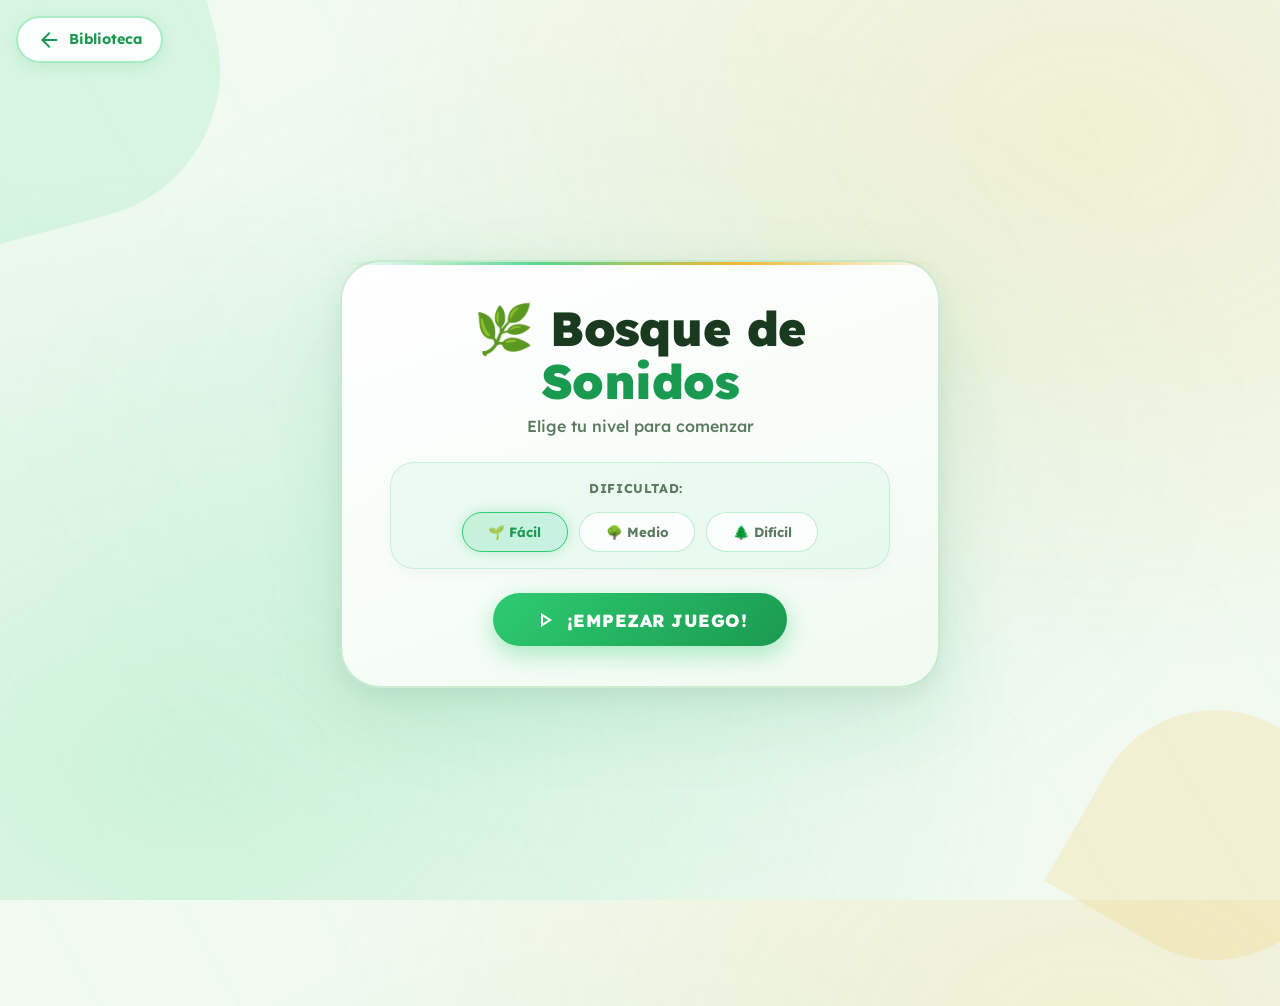
<file: forest/index.html>
<!doctype html>
<html lang="es">
  <head>
    <meta charset="UTF-8" />
    <meta name="viewport" content="width=device-width, initial-scale=1.0" />
    <title>El Bosque de los Sonidos - EduPlay</title>
    <link
      href="https://fonts.googleapis.com/css2?family=Lexend:wght@400;600;700;800;900&display=swap"
      rel="stylesheet"
    />
    <link
      href="https://fonts.googleapis.com/css2?family=Material+Symbols+Outlined:wght,FILL@100..700,0..1&display=swap"
      rel="stylesheet"
    />
    <link rel="stylesheet" href="../style.css" />
    <link rel="stylesheet" href="forest-style.css" />
  </head>
  <body class="game-body">
    <nav class="top-nav">
      <a href="../index.html" class="btn-back">
        <span class="material-symbols-outlined">arrow_back</span> Biblioteca
      </a>
    </nav>

    <main class="game-surface">
      <!-- Header -->
      <header class="forest-header">
        <h1 class="display-lg">🌿 Bosque de<br /><span>Sonidos</span></h1>
        <p class="headline-md" id="status-text">Elige tu nivel para comenzar</p>
      </header>

      <!-- Stats Bar (oculto hasta que empieza el juego) -->
      <div class="forest-stats hidden" id="stats-bar">
        <div class="stat-chip highlight" id="chip-round">
          <span class="material-symbols-outlined">music_note</span>
          <span>Ronda <span id="round-display">1</span></span>
        </div>
        <div class="stat-chip" id="chip-seq">
          <span class="material-symbols-outlined">queue_music</span>
          <span>Secuencia: <span id="seq-display">0</span></span>
        </div>
      </div>

      <!-- Setup de dificultad -->
      <div class="filters-container game-setup" id="setup-area">
        <span class="filter-label">Dificultad:</span>
        <button
          class="filter-btn difficulty-filter active-gold"
          data-diff="facil"
        >
          🌱 Fácil
        </button>
        <button class="filter-btn difficulty-filter" data-diff="medio">
          🌳 Medio
        </button>
        <button class="filter-btn difficulty-filter" data-diff="dificil">
          🌲 Difícil
        </button>
      </div>

      <!-- Tablero de animales -->
      <div class="animal-grid hidden" id="game-board">
        <button
          class="animal-pad"
          data-id="0"
          style="--pad-color: #ffb74d"
        ></button>
        <button
          class="animal-pad"
          data-id="1"
          style="--pad-color: #81c784"
        ></button>
        <button
          class="animal-pad"
          data-id="2"
          style="--pad-color: #64b5f6"
        ></button>
        <button
          class="animal-pad"
          data-id="3"
          style="--pad-color: #ba68c8"
        ></button>
      </div>

      <!-- Controles -->
      <div class="controls">
        <button id="start-btn" class="btn btn-primary title-lg">
          <span class="material-symbols-outlined">play_arrow</span>
          ¡Empezar Juego!
        </button>

        <div id="post-level-actions" class="hidden">
          <button
            id="continue-btn"
            class="btn btn-success title-lg"
            style="margin-bottom: 0"
          >
            <span class="material-symbols-outlined">refresh</span>
            Reintentar Ronda
          </button>
          <button id="restart-menu-btn" class="btn filter-btn title-lg">
            <span class="material-symbols-outlined">tune</span>
            Cambiar Dificultad
          </button>
        </div>
      </div>
    </main>

    <script src="game.js"></script>
    <script>
      /* Mini-script para actualizar stats en tiempo real sin tocar game.js */
      (function () {
        const _origNextRound = window.__patchNextRound;
        let round = 0;
        const seqDisplay = document.getElementById("seq-display");
        const roundDisplay = document.getElementById("round-display");
        const statsBar = document.getElementById("stats-bar");

        /* Observamos cambios al status-text para actualizar ronda/secuencia */
        const observer = new MutationObserver(() => {
          /* Si el juego está corriendo y hay secuencia, la leemos del DOM/contexto */
        });

        /* Exponemos helpers que game.js puede llamar opcionalmente */
        window.forestUI = {
          showStats() {
            statsBar.classList.remove("hidden");
          },
          hideStats() {
            statsBar.classList.add("hidden");
          },
          setRound(n) {
            round = n;
            if (roundDisplay) roundDisplay.textContent = n;
          },
          setSeqLen(n) {
            if (seqDisplay) seqDisplay.textContent = n;
          },
        };
      })();
    </script>
  </body>
</html>
</file>
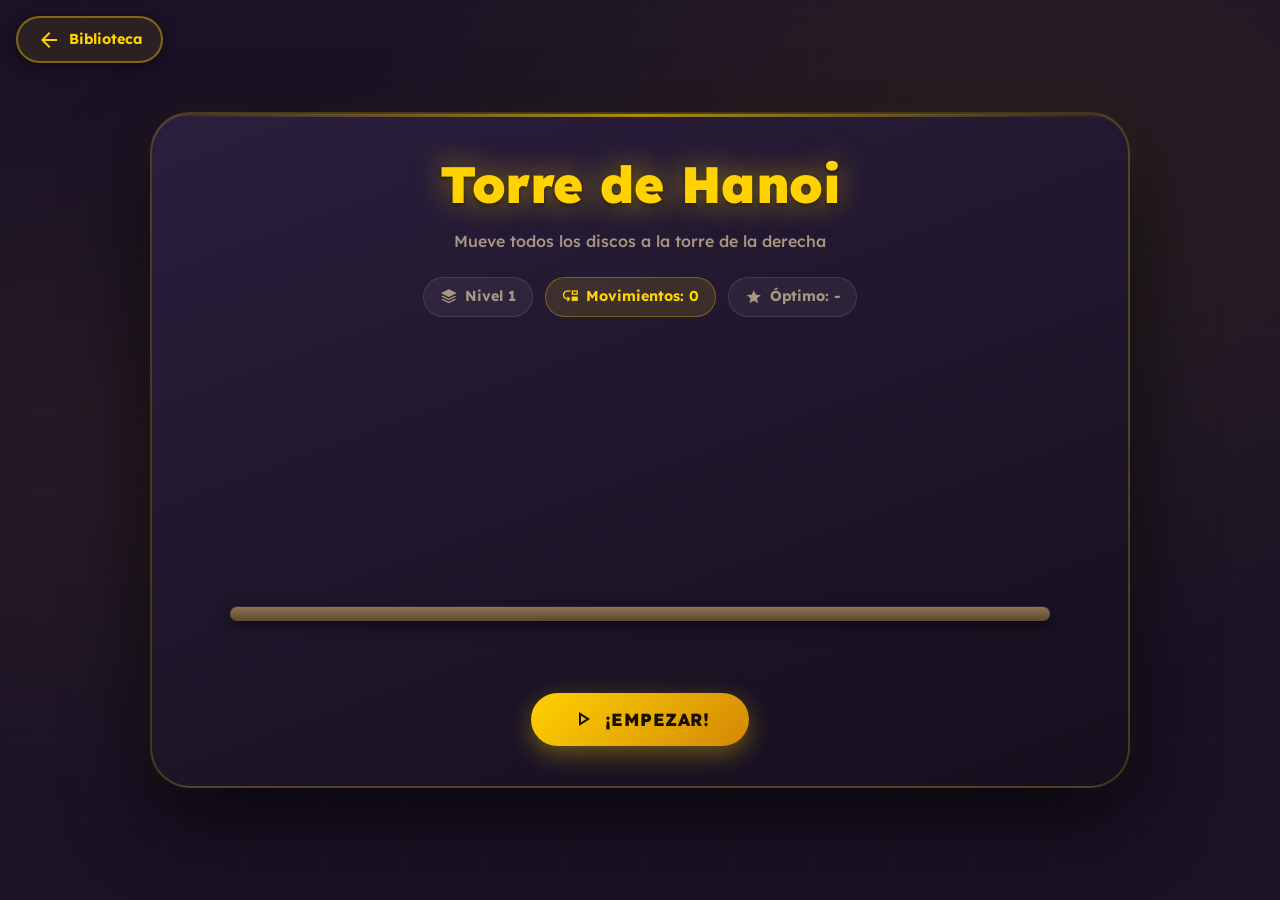
<file: hanoi/index.html>
<!doctype html>
<html lang="es">
  <head>
    <meta charset="UTF-8" />
    <meta name="viewport" content="width=device-width, initial-scale=1.0" />
    <title>Torre de Hanoi - EduPlay</title>
    <link rel="preconnect" href="https://fonts.googleapis.com" />
    <link
      href="https://fonts.googleapis.com/css2?family=Lexend:wght@400;600;700;800&display=swap"
      rel="stylesheet"
    />
    <link
      href="https://fonts.googleapis.com/css2?family=Material+Symbols+Outlined:wght,FILL@100..700,0..1&display=swap"
      rel="stylesheet"
    />
    <link rel="stylesheet" href="../style.css" />
    <link rel="stylesheet" href="hanoi-style.css" />
  </head>
  <body class="hanoi-body">
    <nav class="top-nav">
      <a href="../index.html" class="btn-back">
        <span class="material-symbols-outlined">arrow_back</span> Biblioteca
      </a>
    </nav>

    <main class="game-surface hanoi-surface">
      <header class="hanoi-header">
        <h1 class="hanoi-title">Torre de Hanoi</h1>
        <p class="hanoi-subtitle" id="status-text">
          Mueve todos los discos a la torre de la derecha
        </p>
      </header>

      <!-- Stats Bar -->
      <div class="stats-bar">
        <div class="stat-chip">
          <span class="material-symbols-outlined">stacks</span>
          <span>Nivel <span id="level-display">1</span></span>
        </div>
        <div class="stat-chip highlight">
          <span class="material-symbols-outlined">move_down</span>
          <span>Movimientos: <span id="moves-display">0</span></span>
        </div>
        <div class="stat-chip">
          <span class="material-symbols-outlined">star</span>
          <span>Óptimo: <span id="optimal-display">-</span></span>
        </div>
      </div>

      <!-- Game Area -->
      <div class="hanoi-game-area" id="game-area">
        <!-- Towers rendered by JS -->
      </div>

      <!-- Controls -->
      <div class="hanoi-controls">
        <button id="start-btn" class="btn hanoi-btn-primary">
          <span class="material-symbols-outlined">play_arrow</span>
          ¡Empezar!
        </button>

        <div id="post-level-actions" class="hidden post-actions">
          <button id="continue-btn" class="btn hanoi-btn-success">
            <span class="material-symbols-outlined">arrow_forward</span>
            Siguiente Nivel
          </button>
          <button id="restart-btn" class="btn hanoi-btn-outline">
            <span class="material-symbols-outlined">refresh</span>
            Reintentar
          </button>
        </div>
      </div>

      <!-- Win message overlay -->
      <div id="win-overlay" class="hidden win-overlay">
        <div class="win-card">
          <button id="win-close-btn" class="win-close-btn" aria-label="Cerrar">
            <span class="material-symbols-outlined">close</span>
          </button>
          <div class="win-emoji" id="win-emoji">🏆</div>
          <h2 id="win-title">¡Nivel Completado!</h2>
          <p id="win-message">Bien hecho</p>
          <div class="win-stars" id="win-stars"></div>
          <div class="win-actions">
            <button id="win-continue-btn" class="btn hanoi-btn-success">
              <span class="material-symbols-outlined">arrow_forward</span>
              Siguiente Nivel
            </button>
            <button id="win-restart-btn" class="btn hanoi-btn-outline">
              <span class="material-symbols-outlined">refresh</span>
              Reintentar
            </button>
          </div>
        </div>
      </div>
    </main>

    <script src="game.js"></script>
  </body>
</html>
</file>
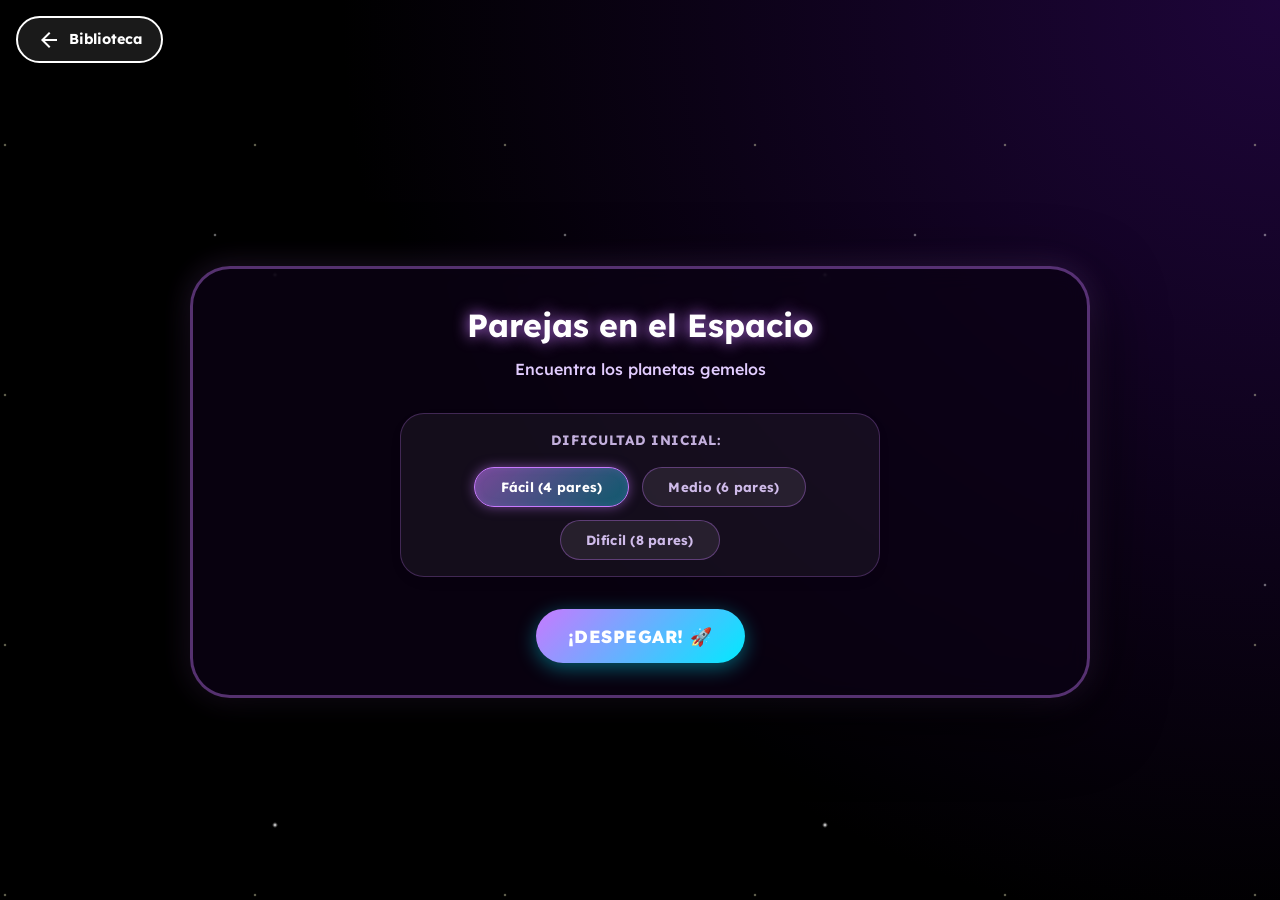
<file: space/index.html>
<!doctype html>
<html lang="es">
<head>
    <meta charset="UTF-8" />
    <meta name="viewport" content="width=device-width, initial-scale=1.0" />
    <title>Parejas en el Espacio - EduPlay</title>
    <link href="https://fonts.googleapis.com/css2?family=Lexend:wght@400;600;700;800&display=swap" rel="stylesheet" />
    <link href="https://fonts.googleapis.com/css2?family=Material+Symbols+Outlined:wght,FILL@100..700,0..1&display=swap" rel="stylesheet" />
    
    <link rel="stylesheet" href="../style.css" />
    <link rel="stylesheet" href="space-style.css" />
</head>
<body class="space-body">
    <nav class="top-nav">
        <a href="../index.html" class="btn-back">
            <span class="material-symbols-outlined">arrow_back</span> Biblioteca
        </a>
    </nav>

    <main class="game-surface space-surface">
        <header>
            <h1 class="display-lg text-glow">Parejas en el Espacio</h1>
            <p class="headline-md instruction-text text-light" id="status-text">
                Encuentra los planetas gemelos
            </p>
        </header>

        <div class="filters-container game-setup" id="setup-area">
            <span class="filter-label text-light">Dificultad Inicial:</span>
            <button class="filter-btn difficulty-filter active-neon" data-diff="facil">Fácil (4 pares)</button>
            <button class="filter-btn difficulty-filter" data-diff="medio">Medio (6 pares)</button>
            <button class="filter-btn difficulty-filter" data-diff="dificil">Difícil (8 pares)</button>
        </div>

        <div class="cards-grid hidden" id="game-board">
            </div>

        <div class="controls">
            <button id="start-btn" class="btn btn-primary title-lg btn-space">
                ¡Despegar! 🚀
            </button>

            <div id="post-level-actions" class="hidden post-actions">
                <button id="continue-btn" class="btn btn-success title-lg btn-space">
                    Siguiente Nivel
                </button>
                <button id="restart-menu-btn" class="btn filter-btn title-lg btn-space-outline">
                    Cambiar Dificultad
                </button>
            </div>
        </div>
    </main>

    <script src="game.js"></script>
</body>
</html>
</file>
<file: style.css>
/* --- Variables y Reset (PALETA VÍVIDA Y DIVERTIDA) --- */
:root {
    /* Fondos más amigables, no tan grises */
    --bg-color: #F0F5FA; 
    --surface-color: #ffffff;
    --surface-light: #E6F0F9;
    --surface-border: #CBE0F4;
    
    /* Azules más eléctricos y vibrantes */
    --primary-blue: #0047B3; 
    --primary-light: #00A3FF; 
    
    /* Textos oscuros pero azulados para no usar el negro puro (cansa la vista) */
    --text-main: #172B4D; 
    --text-muted: #5E6C84;
    
    /* Colores de acento saturados (Estilo juego) */
    --accent-yellow: #FFD200; 
    --accent-yellow-dark: #D48806;
    --accent-green: #00D084; 
    --accent-green-dark: #008A57;
    --accent-red: #FF4B4B; 
    
    /* Gradiente del Hero: De morado chicle a celeste brillante */
    --hero-gradient: linear-gradient(135deg, #E0C3FC 0%, #8EC5FC 100%);
}

* {
    margin: 0;
    padding: 0;
    box-sizing: border-box;
}

body {
    font-family: 'Lexend', sans-serif;
    background-color: var(--bg-color);
    color: var(--text-main);
    line-height: 1.5;
}

.container {
    max-width: 1200px;
    margin: 0 auto;
    padding: 2rem;
    display: flex;
    flex-direction: column;
    gap: 3rem;
}

/* --- Navbar --- */
.navbar {
    display: flex;
    justify-content: space-between;
    align-items: center;
    padding: 1rem 2rem;
    background-color: rgba(255, 255, 255, 0.9);
    backdrop-filter: blur(16px);
    box-shadow: 0 4px 20px rgba(0, 163, 255, 0.08); /* Sombra con tono azulado */
    position: sticky;
    top: 0;
    z-index: 100;
}

.logo {
    font-size: 1.8rem;
    font-weight: 900;
    background: linear-gradient(to right, #00A3FF, #0047B3);
    -webkit-background-clip: text;
    background-clip: text;
    color: transparent;
    letter-spacing: -0.5px;
}

.nav-links {
    display: flex;
    gap: 2rem;
}

.nav-links a {
    text-decoration: none;
    color: var(--text-muted);
    font-weight: 600;
    font-size: 1rem;
    transition: color 0.3s;
}

.nav-links a.active, .nav-links a:hover {
    color: var(--primary-light);
    font-weight: 800;
}

.nav-actions {
    display: flex;
    align-items: center;
    gap: 1rem;
}

.icon-btn {
    background-color: var(--surface-light);
    border: none;
    color: var(--primary-light);
    cursor: pointer;
    display: flex;
    align-items: center;
    justify-content: center;
    padding: 0.7rem;
    border-radius: 50%;
    transition: transform 0.3s;
}

.icon-btn:hover {
    transform: scale(1.15);
    background-color: var(--primary-light);
    color: white;
}

.avatar {
    width: 45px;
    height: 45px;
    border-radius: 50%;
    overflow: hidden;
    background-color: var(--accent-yellow);
    border: 2px solid white;
    box-shadow: 0 4px 10px rgba(0,0,0,0.1);
}

.avatar img {
    width: 100%;
    height: 100%;
    object-fit: cover;
}

/* --- Hero Section --- */
.hero {
    background: var(--hero-gradient);
    border-radius: 2.5rem;
    padding: 4rem;
    display: flex;
    justify-content: space-between;
    align-items: center;
    gap: 2rem;
    box-shadow: 0 15px 35px rgba(142, 197, 252, 0.3);
}

.hero-content h1 {
    font-size: 4rem;
    font-weight: 900;
    line-height: 1.1;
    color: var(--text-main);
    margin-bottom: 1rem;
}

.hero-content h1 span {
    color: #ffffff;
    text-shadow: 2px 2px 0px var(--primary-blue); /* Toque lúdico */
}

.hero-content p {
    font-size: 1.3rem;
    font-weight: 500;
    margin-bottom: 2.5rem;
    color: #2D3748;
}

.hero-image-card {
    background: var(--surface-color);
    border-radius: 2.5rem;
    width: 320px;
    height: 320px;
    display: flex;
    justify-content: center;
    align-items: center;
    box-shadow: 0 20px 40px rgba(0,0,0,0.1);
    border: 8px solid white;
}

.mascot {
    width: 85%;
    height: auto;
}

/* --- Buttons --- */
.btn {
    padding: 1rem 2rem;
    border: none;
    border-radius: 2rem;
    font-family: 'Lexend', sans-serif;
    font-weight: 800;
    font-size: 1.1rem;
    cursor: pointer;
    display: inline-flex;
    align-items: center;
    gap: 0.6rem;
    text-transform: uppercase;
    letter-spacing: 0.5px;
    /* La animación de Fabio sigue intacta en JS/CSS transitions */
    transition: transform 0.2s, box-shadow 0.2s, background-color 0.2s;
}

.btn-primary {
    background-color: var(--primary-light);
    color: white;
    box-shadow: 0 8px 20px rgba(0, 163, 255, 0.4);
}

.btn-success {
    background-color: var(--accent-green);
    color: white;
    box-shadow: 0 8px 20px rgba(0, 208, 132, 0.4);
}

/* --- Game Library --- */
.game-library {
    display: flex;
    flex-direction: column;
    gap: 2rem;
}

.library-header {
    display: flex;
    flex-direction: column;
    gap: 1.5rem;
}

.library-header h2 {
    font-size: 2.5rem;
    font-weight: 900;
    color: var(--text-main);
}

.filters-container {
    display: flex;
    flex-wrap: wrap;
    gap: 1.5rem;
    align-items: center;
    background-color: var(--surface-color);
    padding: 1.5rem;
    border-radius: 1.5rem;
    box-shadow: 0 5px 15px rgba(0,0,0,0.03);
    border: 2px solid var(--surface-light);
}

.filter-group {
    display: flex;
    align-items: center;
    gap: 0.8rem;
}

.scrollable-filters {
    flex: 1;
    overflow-x: auto;
    scrollbar-width: none;
}
.scrollable-filters::-webkit-scrollbar {
    display: none;
}

.filter-label {
    font-weight: 800;
    color: var(--text-muted);
    margin-right: 0.5rem;
    white-space: nowrap;
}

.filter-btn {
    padding: 0.7rem 1.6rem;
    border-radius: 2rem;
    border: none;
    background-color: var(--surface-light);
    color: var(--text-muted);
    font-family: inherit;
    font-weight: 800;
    cursor: pointer;
    white-space: nowrap;
    transition: all 0.3s;
}

.filter-btn:hover {
    background-color: var(--surface-border);
    color: var(--text-main);
}

.filter-btn.active-gold {
    background-color: var(--accent-yellow);
    color: var(--text-main);
    box-shadow: 0 5px 15px rgba(255, 210, 0, 0.4);
}

/* Library Bento Grid */
.library-grid {
    display: grid;
    grid-template-columns: 1fr;
    gap: 2rem;
}

@media (min-width: 768px) {
    .library-grid { grid-template-columns: repeat(2, 1fr); }
    .library-card.featured { grid-column: span 2; }
}

@media (min-width: 1024px) {
    .library-grid { grid-template-columns: repeat(3, 1fr); }
    .library-card.featured {
        grid-column: span 1;
        grid-row: span 2;
    }
}

/* Cards */
.library-card {
    background-color: var(--surface-color);
    border: 4px solid var(--surface-color);
    border-radius: 2rem;
    box-shadow: 0 10px 30px rgba(23, 43, 77, 0.08);
    cursor: pointer;
    display: flex;
    flex-direction: column;
    /* La animación original de Fabio no se toca */
    transition: transform 0.55s cubic-bezier(.34,1.56,.64,1), box-shadow 0.55s ease, border-color 0.3s;
    will-change: transform;
}

.library-card:hover {
    transform: translateY(-14px) scale(1.03);
    box-shadow: 0 25px 50px rgba(0, 163, 255, 0.15);
    border-color: var(--primary-light); /* Resalta el borde al pasar el mouse */
}

.card-img-container {
    position: relative;
    border-radius: 1.5rem;
    overflow: hidden;
    height: 250px;
    transition: transform 0.7s cubic-bezier(.22,1,.36,1);
    will-change: transform;
}

.rotate-neg-1 { transform: rotate(-1deg); }
.rotate-pos-1 { transform: rotate(1deg); }
.rotate-neg-2 { transform: rotate(-2deg); }
.rotate-pos-2 { transform: rotate(2deg); }

.library-card:hover .card-img-container {
    transform: rotate(0deg) scale(1.05);
}

.library-card.featured .card-img-container {
    height: 250px;
}
@media (min-width: 1024px) {
    .library-card.featured .card-img-container {
        height: calc(100% - 90px);
    }
}

.img-placeholder {
    width: 100%;
    height: 100%;
}

/* Colores de fondo de las tarjetas más saturados */
.bg-blue-grad { background: linear-gradient(135deg, #4facfe 0%, #00f2fe 100%); }
.bg-green-grad { background: linear-gradient(135deg, #43e97b 0%, #38f9d7 100%); }
.bg-yellow-grad { background: linear-gradient(135deg, #f6d365 0%, #fda085 100%); }
.bg-darkblue-grad { background: linear-gradient(135deg, #667eea 0%, #764ba2 100%); }
.bg-red-grad { background: linear-gradient(135deg, #ff0844 0%, #ffb199 100%); }

.icon-circle {
    position: absolute;
    top: 1.5rem;
    right: 1.5rem;
    width: 55px;
    height: 55px;
    background-color: rgba(255, 255, 255, 0.9);
    backdrop-filter: blur(8px);
    border-radius: 50%;
    display: flex;
    align-items: center;
    justify-content: center;
    box-shadow: 0 8px 20px rgba(0,0,0,0.15);
    transition: transform 0.5s cubic-bezier(.34,1.56,.64,1);
}

.library-card:hover .icon-circle {
    transform: scale(1.2) rotate(10deg);
}

.icon-circle span {
    font-size: 2rem;
    font-variation-settings: 'FILL' 1;
}

.text-blue { color: #00A3FF; }
.text-green { color: #00D084; }
.text-yellow { color: #FFD200; }
.text-darkblue { color: #0047B3; }
.text-red { color: #FF4B4B; }

.card-info {
    padding: 1.5rem;
}

.card-info h3 {
    font-size: 1.5rem;
    font-weight: 800;
    margin-bottom: 0.4rem;
    color: var(--text-main);
}

.card-info p {
    color: var(--text-muted);
    font-weight: 600;
    font-size: 0.95rem;
}

/* Responsive adjustments */
@media (max-width: 900px) {
    .hero {
        flex-direction: column;
        text-align: center;
        padding: 3rem 1.5rem;
    }
    
    .nav-links {
        display: none;
    }
}

/* ==========================================================================
   ESTILOS ESPECÍFICOS PARA PORTADAS DE JUEGOS (HOME)
   ========================================================================== */

/* Tema Espacio (Heredado de game-info) */
.card-img-container.theme-space {
    background: radial-gradient(ellipse at center, #1e053a 0%, #07000e 60%, #000000 100%);
    display: flex;
    align-items: center;
    justify-content: center;
    position: relative;
}
.card-img-container.theme-space::before {
    content: '';
    position: absolute;
    inset: 0;
    background-image:
        radial-gradient(white 1px, transparent 1px),
        radial-gradient(rgba(255,255,255,0.5) 1px, transparent 1px);
    background-size: 60px 60px, 30px 30px;
    background-position: 0 0, 15px 15px;
    opacity: 0.25;
    pointer-events: none;
}

/* Tema Bosque */
.card-img-container.theme-forest {
    /* Usamos tu gradiente verde existente como fondo */
    background: linear-gradient(135deg, #43e97b 0%, #38f9d7 100%);
    display: flex;
    align-items: center;
    justify-content: center;
    position: relative;
}

/* Tema Hanoi (Fondo completo) */
.card-img-container.theme-hanoi {
    position: relative;
    /* Color de respaldo suave por si tarda en cargar la imagen */
    background-color: #B2EBF2; 
}

/* Clases para el comportamiento de las imágenes */

/* Imágenes tipo "Ícono" (Espacio y Bosque) */
.game-img {
    width: 70%;
    height: 70%;
    object-fit: contain;
    position: relative;
    z-index: 1;
    transition: transform 0.5s cubic-bezier(.34,1.56,.64,1);
}

/* Efectos visuales de los íconos */
.theme-space .game-img {
    filter: drop-shadow(0 0 20px rgba(200, 121, 255, 0.6));
}
.theme-forest .game-img {
    filter: drop-shadow(0 15px 20px rgba(0, 0, 0, 0.15));
}

/* Efecto hover suave para el interior de la imagen */
.library-card:hover .game-img {
    transform: scale(1.1);
}

/* Imágenes tipo "Cover" (Hanoi) */
.game-img-cover {
    width: 100%;
    height: 100%;
    object-fit: cover;
    position: absolute;
    top: 0;
    left: 0;
    z-index: 0;
    transition: transform 0.7s ease;
}

/* Aseguramos que el botón del ícono flote siempre por encima de las imágenes */
.card-img-container .icon-circle {
    z-index: 5;
}
</file>
<file: forest/forest-style.css>
/* ===== EL BOSQUE DE LOS SONIDOS — ESTILOS ===== */

/* Paleta del Bosque */
:root {
    --forest-bg: #f0faf0;
    --forest-surface: #ffffff;
    --forest-border: rgba(56, 180, 80, 0.25);
    --forest-green: #2ecc71;
    --forest-green-dark: #1a9a50;
    --forest-green-glow: rgba(46, 204, 113, 0.3);
    --forest-amber: #f0a500;
    --forest-amber-dark: #c07c00;
    --forest-teal: #00bfa5;
    --forest-text: #1a3a20;
    --forest-text-muted: #5a7a5e;
    --forest-pole: #8B6914;

    /* Colores de los pads */
    --pad-amber:  #ffb74d;
    --pad-green:  #81c784;
    --pad-blue:   #64b5f6;
    --pad-purple: #ba68c8;
}

/* --- Fondo con textura orgánica de bosque --- */
.game-body {
    background-color: var(--forest-bg);
    background-image:
        radial-gradient(ellipse at 15% 85%, rgba(46, 204, 113, 0.18) 0%, transparent 55%),
        radial-gradient(ellipse at 85% 15%, rgba(240, 165, 0, 0.12) 0%, transparent 50%),
        radial-gradient(ellipse at 50% 50%, rgba(0, 191, 165, 0.06) 0%, transparent 70%),
        repeating-linear-gradient(
            60deg,
            transparent,
            transparent 120px,
            rgba(46, 204, 113, 0.03) 120px,
            rgba(46, 204, 113, 0.03) 121px
        );
    display: flex;
    justify-content: center;
    align-items: center;
    min-height: 100vh;
    margin: 0;
    overflow: hidden;
    position: relative;
}

/* Hojas decorativas de fondo */
.game-body::before,
.game-body::after {
    content: '';
    position: absolute;
    border-radius: 50% 0 50% 0;
    opacity: 0.12;
    pointer-events: none;
}

.game-body::before {
    width: 300px;
    height: 300px;
    background: var(--forest-green);
    top: -80px;
    left: -80px;
    transform: rotate(-15deg);
}

.game-body::after {
    width: 250px;
    height: 250px;
    background: var(--forest-amber);
    bottom: -60px;
    right: -60px;
    transform: rotate(30deg);
}

/* --- Navegación superior --- */
.top-nav {
    position: fixed;
    top: 1rem;
    left: 1rem;
    z-index: 110;
}

.btn-back {
    display: inline-flex;
    align-items: center;
    gap: 0.5rem;
    text-decoration: none;
    color: var(--forest-green-dark);
    font-weight: 700;
    font-size: 0.9rem;
    background-color: rgba(255, 255, 255, 0.92);
    border: 2px solid rgba(46, 204, 113, 0.4);
    padding: 0.6rem 1.2rem;
    border-radius: 2rem;
    box-shadow: 0 4px 15px rgba(46, 204, 113, 0.15);
    transition: transform 0.2s, background-color 0.2s, border-color 0.2s, box-shadow 0.2s;
    backdrop-filter: blur(8px);
}

.btn-back:hover {
    background-color: rgba(46, 204, 113, 0.12);
    border-color: var(--forest-green);
    transform: translateY(-2px);
    box-shadow: 0 8px 20px rgba(46, 204, 113, 0.25);
}

/* --- Tarjeta principal --- */
.game-surface {
    background: linear-gradient(160deg, #ffffff 0%, #f7fdf8 60%, #f0faf0 100%);
    border: 2px solid var(--forest-border);
    box-shadow:
        0 30px 80px rgba(26, 154, 80, 0.12),
        0 8px 25px rgba(0, 0, 0, 0.06),
        inset 0 1px 0 rgba(255, 255, 255, 0.9);
    border-radius: 2.5rem;
    padding: 2.5rem 3rem;
    text-align: center;
    max-width: 600px;
    width: 90%;
    display: flex;
    flex-direction: column;
    align-items: center;
    z-index: 10;
    position: relative;
    margin: 5rem auto 2rem;
}

/* Línea decorativa superior */
.game-surface::before {
    content: '';
    position: absolute;
    top: 0; left: 0; right: 0;
    height: 3px;
    background: linear-gradient(90deg, transparent, var(--forest-green), var(--forest-amber), transparent);
    border-radius: 2.5rem 2.5rem 0 0;
    opacity: 0.8;
}

/* --- Header / Título --- */
.forest-header {
    margin-bottom: 1.5rem;
}

.display-lg {
    font-size: clamp(2rem, 5vw, 3rem);
    font-weight: 900;
    color: var(--forest-text);
    line-height: 1.1;
    margin-bottom: 0.4rem;
    letter-spacing: -0.5px;
}

.display-lg span {
    color: var(--forest-green-dark);
}

.headline-md {
    font-size: 1rem;
    font-weight: 500;
    color: var(--forest-text-muted);
    transition: color 0.3s;
}

/* --- Stats Bar (Nivel y puntos) --- */
.forest-stats {
    display: flex;
    gap: 0.6rem;
    margin-bottom: 1.5rem;
    flex-wrap: wrap;
    justify-content: center;
}

.stat-chip {
    display: inline-flex;
    align-items: center;
    gap: 0.4rem;
    background: rgba(46, 204, 113, 0.08);
    border: 1px solid rgba(46, 204, 113, 0.25);
    padding: 0.45rem 1rem;
    border-radius: 2rem;
    font-size: 0.85rem;
    font-weight: 700;
    color: var(--forest-text-muted);
    transition: all 0.3s;
}

.stat-chip .material-symbols-outlined {
    font-size: 1rem;
    font-variation-settings: 'FILL' 1;
    color: var(--forest-green);
}

.stat-chip.highlight {
    background: rgba(46, 204, 113, 0.15);
    border-color: rgba(46, 204, 113, 0.4);
    color: var(--forest-green-dark);
}

/* --- Área de Setup / Dificultad --- */
.game-setup {
    display: flex;
    flex-wrap: wrap;
    justify-content: center;
    gap: 0.7rem;
    margin-bottom: 1.5rem;
    background: rgba(46, 204, 113, 0.06);
    border: 1px solid rgba(46, 204, 113, 0.2);
    border-radius: 1.5rem;
    padding: 1rem 1.5rem;
    width: 100%;
}

.game-setup .filter-label {
    color: var(--forest-text-muted);
    font-weight: 700;
    font-size: 0.8rem;
    letter-spacing: 0.05em;
    text-transform: uppercase;
    width: 100%;
    text-align: center;
    margin-bottom: 0.15rem;
}

.difficulty-filter {
    background: rgba(255, 255, 255, 0.8) !important;
    color: var(--forest-text-muted) !important;
    border: 1.5px solid rgba(46, 204, 113, 0.3) !important;
    font-weight: 700;
    transition: all 0.25s ease;
}

.difficulty-filter:hover {
    background: rgba(46, 204, 113, 0.12) !important;
    color: var(--forest-green-dark) !important;
    border-color: var(--forest-green) !important;
    transform: translateY(-1px);
}

.active-gold {
    background: linear-gradient(135deg, rgba(46, 204, 113, 0.2), rgba(0, 191, 165, 0.15)) !important;
    color: var(--forest-green-dark) !important;
    border: 1.5px solid var(--forest-green) !important;
    box-shadow: 0 0 12px rgba(46, 204, 113, 0.3) !important;
}

/* --- Grid de Animales --- */
.animal-grid {
    display: grid;
    grid-template-columns: repeat(2, 1fr);
    gap: 1.5rem;
    margin-bottom: 1.5rem;
}

/* --- Pads de animales --- */
.animal-pad {
    background-color: var(--pad-color);
    border: none;
    border-radius: 9999px;
    width: 110px;
    height: 110px;
    font-size: 4rem;
    display: flex;
    justify-content: center;
    align-items: center;
    cursor: pointer;
    box-shadow:
        0px 8px 20px rgba(0,0,0,0.1),
        0px 3px 8px rgba(0,0,0,0.08),
        inset 0 1px 0 rgba(255, 255, 255, 0.5);
    transition: transform 0.2s cubic-bezier(0.34, 1.56, 0.64, 1), box-shadow 0.2s ease, filter 0.2s ease;
    opacity: 0.85;
    -webkit-tap-highlight-color: transparent;
    user-select: none;
    position: relative;
}

.animal-pad::after {
    content: '';
    position: absolute;
    inset: 0;
    border-radius: 9999px;
    box-shadow: inset 0 -3px 0 rgba(0,0,0,0.12);
}

.animal-pad:nth-child(odd)  { transform: rotate(-3deg); }
.animal-pad:nth-child(even) { transform: rotate(3deg); }

.animal-pad:hover {
    opacity: 1;
    filter: brightness(1.08);
}

.animal-pad.active {
    transform: scale(1.18) rotate(0deg) !important;
    filter: brightness(1.25);
    opacity: 1;
    box-shadow:
        0px 18px 35px rgba(0, 0, 0, 0.2),
        0 0 0 4px rgba(255, 255, 255, 0.8),
        0 0 25px rgba(46, 204, 113, 0.4);
}

/* --- Utilidades --- */
.hidden {
    display: none !important;
}

/* --- Controles / Botones --- */
.controls {
    display: flex;
    flex-direction: column;
    align-items: center;
    gap: 1rem;
    width: 100%;
}

.title-lg {
    font-size: 1.1rem;
    padding: 0.9rem 2.5rem;
    min-height: 52px;
    border-radius: 3rem;
}

/* Botón principal verde bosque */
#start-btn {
    background: linear-gradient(135deg, var(--forest-green), var(--forest-green-dark));
    color: white;
    border: none;
    box-shadow: 0 8px 25px rgba(46, 204, 113, 0.4);
    transition: transform 0.2s, box-shadow 0.2s;
}

#start-btn:hover {
    transform: translateY(-3px);
    box-shadow: 0 12px 30px rgba(46, 204, 113, 0.55);
}

/* Botón de continuar/reintentar */
#continue-btn {
    background: linear-gradient(135deg, var(--forest-green), var(--forest-green-dark));
    color: white;
    border: none;
    box-shadow: 0 8px 25px rgba(46, 204, 113, 0.35);
}

#restart-menu-btn {
    background: transparent;
    border: 2px solid rgba(46, 204, 113, 0.4) !important;
    color: var(--forest-green-dark) !important;
    box-shadow: none;
}

#restart-menu-btn:hover {
    background: rgba(46, 204, 113, 0.08);
    border-color: var(--forest-green) !important;
}

/* --- Post level actions --- */
#post-level-actions {
    display: flex;
    gap: 0.8rem;
    justify-content: center;
    flex-wrap: wrap;
}

/* --- Panel de resultado (win/lose) --- */
.result-overlay {
    position: absolute;
    inset: 0;
    background: rgba(255, 255, 255, 0.88);
    backdrop-filter: blur(10px);
    border-radius: 2.5rem;
    display: flex;
    align-items: center;
    justify-content: center;
    z-index: 50;
    animation: fadeIn 0.35s ease;
}

@keyframes fadeIn {
    from { opacity: 0; transform: scale(0.97); }
    to   { opacity: 1; transform: scale(1); }
}

/* --- Shake de error --- */
@keyframes shake {
    0%, 100% { transform: translateX(0); }
    20% { transform: translateX(-6px); }
    40% { transform: translateX(6px); }
    60% { transform: translateX(-4px); }
    80% { transform: translateX(4px); }
}

.shake {
    animation: shake 0.35s ease;
}

/* --- Indicador de secuencia (nivel) --- */
.level-badge {
    display: inline-flex;
    align-items: center;
    gap: 0.4rem;
    background: rgba(46, 204, 113, 0.12);
    border: 1px solid rgba(46, 204, 113, 0.3);
    color: var(--forest-green-dark);
    font-size: 0.8rem;
    font-weight: 800;
    padding: 0.35rem 0.9rem;
    border-radius: 1rem;
    text-transform: uppercase;
    letter-spacing: 0.5px;
    margin-bottom: 1rem;
}

/* --- Responsive --- */
@media (max-width: 600px) {
    .top-nav { top: 0.75rem; left: 0.75rem; }
    .btn-back { padding: 0.5rem 1rem; font-size: 0.85rem; }

    .game-surface {
        padding: 2rem 1.5rem;
        margin-top: 5rem;
        border-radius: 2rem;
        width: 95%;
    }

    .animal-pad { width: 85px; height: 85px; font-size: 3rem; }
    .animal-grid { gap: 1.2rem; }

    .forest-stats { gap: 0.5rem; }
    .stat-chip { font-size: 0.78rem; padding: 0.35rem 0.75rem; }
}
</file>
<file: hanoi/hanoi-style.css>
/* ===== TORRE DE HANOI - ESTILOS ===== */

/* Paleta y variables */
:root {
    --hanoi-bg: #1a1225;
    --hanoi-surface: #231830;
    --hanoi-border: rgba(255, 210, 0, 0.2);
    --hanoi-gold: #FFD200;
    --hanoi-gold-dark: #D48806;
    --hanoi-gold-glow: rgba(255, 210, 0, 0.3);
    --hanoi-accent: #FF7043;
    --hanoi-accent2: #00D084;
    --hanoi-text: #F5ECD7;
    --hanoi-text-muted: #A89880;
    --hanoi-pole: #8B7355;
    --hanoi-pole-dark: #5C4A2A;
    --hanoi-base: #5C4A2A;

    /* Colores de discos (del más grande al más pequeño) */
    --disk-1: #E53935; /* Rojo */
    --disk-2: #FB8C00; /* Naranja */
    --disk-3: #FDD835; /* Amarillo */
    --disk-4: #43A047; /* Verde */
    --disk-5: #1E88E5; /* Azul */
    --disk-6: #8E24AA; /* Morado */
    --disk-7: #E91E63; /* Rosa */
}

/* Fondo con textura de madera/pergamino oscuro */
.hanoi-body {
    background-color: var(--hanoi-bg);
    background-image:
        radial-gradient(ellipse at 20% 50%, rgba(139, 90, 43, 0.12) 0%, transparent 60%),
        radial-gradient(ellipse at 80% 20%, rgba(255, 210, 0, 0.07) 0%, transparent 50%),
        repeating-linear-gradient(
            90deg,
            transparent,
            transparent 80px,
            rgba(255, 210, 0, 0.015) 80px,
            rgba(255, 210, 0, 0.015) 81px
        ),
        repeating-linear-gradient(
            0deg,
            transparent,
            transparent 80px,
            rgba(255, 210, 0, 0.015) 80px,
            rgba(255, 210, 0, 0.015) 81px
        );
    color: var(--hanoi-text);
    min-height: 100vh;
    display: flex;
    justify-content: center;
    align-items: flex-start;
    padding: 1rem;
    overflow-x: hidden;
}

/* Nav */
.top-nav {
    position: fixed;
    top: 1rem;
    left: 1rem;
    z-index: 110;
}

.top-nav .btn-back {
    display: inline-flex;
    align-items: center;
    gap: 0.5rem;
    text-decoration: none;
    color: var(--hanoi-gold) !important;
    font-weight: 700;
    font-size: 0.9rem;
    background-color: rgba(255, 210, 0, 0.08) !important;
    border: 2px solid rgba(255, 210, 0, 0.4) !important;
    padding: 0.6rem 1.2rem;
    border-radius: 2rem;
    box-shadow: 0 4px 15px rgba(0,0,0,0.4);
    transition: transform 0.2s, background-color 0.2s, border-color 0.2s;
}

.top-nav .btn-back:hover {
    background-color: rgba(255, 210, 0, 0.15) !important;
    border-color: var(--hanoi-gold) !important;
    transform: translateY(-2px);
}

/* Superficie principal */
.hanoi-surface {
    background: linear-gradient(160deg, #2a1f3d 0%, #1d1528 60%, #150f1e 100%);
    border: 2px solid var(--hanoi-border);
    box-shadow:
        0 30px 80px rgba(0,0,0,0.7),
        0 0 40px rgba(255, 210, 0, 0.05),
        inset 0 1px 0 rgba(255, 210, 0, 0.1);
    width: 95%;
    max-width: 980px;
    padding: 2rem 2rem 2.5rem;
    border-radius: 2.5rem;
    margin: 6rem auto 2rem;
    display: flex;
    flex-direction: column;
    align-items: center;
    position: relative;
    overflow: hidden;
}

/* Decoración de esquinas */
.hanoi-surface::before {
    content: '';
    position: absolute;
    top: 0; left: 0; right: 0;
    height: 3px;
    background: linear-gradient(90deg, transparent, var(--hanoi-gold), transparent);
    opacity: 0.6;
}

/* Header */
.hanoi-header {
    text-align: center;
    margin-bottom: 1.5rem;
}

.hanoi-title {
    font-size: clamp(2rem, 5vw, 3.2rem);
    font-weight: 900;
    color: var(--hanoi-gold);
    text-shadow:
        0 0 30px rgba(255, 210, 0, 0.5),
        0 2px 4px rgba(0,0,0,0.8);
    letter-spacing: -0.5px;
    margin-bottom: 0.4rem;
}

.hanoi-subtitle {
    font-size: 1rem;
    color: var(--hanoi-text-muted);
    font-weight: 500;
    transition: color 0.3s;
}

/* Stats Bar */
.stats-bar {
    display: flex;
    gap: 0.75rem;
    margin-bottom: 1.5rem;
    flex-wrap: wrap;
    justify-content: center;
}

.stat-chip {
    display: inline-flex;
    align-items: center;
    gap: 0.4rem;
    background: rgba(255, 255, 255, 0.05);
    border: 1px solid rgba(255, 255, 255, 0.1);
    padding: 0.5rem 1rem;
    border-radius: 2rem;
    font-size: 0.9rem;
    font-weight: 700;
    color: var(--hanoi-text-muted);
    transition: all 0.3s;
}

.stat-chip .material-symbols-outlined {
    font-size: 1.1rem;
    font-variation-settings: 'FILL' 1;
}

.stat-chip.highlight {
    background: rgba(255, 210, 0, 0.12);
    border-color: rgba(255, 210, 0, 0.3);
    color: var(--hanoi-gold);
}

/* ===== ÁREA DE JUEGO ===== */
.hanoi-game-area {
    width: 100%;
    display: flex;
    justify-content: center;
    align-items: flex-end;
    gap: 0;
    margin-bottom: 2rem;
    padding: 1rem 0.5rem 0;
    position: relative;
    min-height: 280px;
}

/* Plataforma base */
.hanoi-game-area::after {
    content: '';
    position: absolute;
    bottom: 0;
    left: 5%;
    right: 5%;
    height: 14px;
    background: linear-gradient(180deg, var(--hanoi-pole) 0%, var(--hanoi-pole-dark) 100%);
    border-radius: 8px;
    box-shadow:
        0 4px 15px rgba(0,0,0,0.6),
        0 -1px 0 rgba(255, 255, 255, 0.1);
}

/* Torre individual */
.tower {
    flex: 1;
    display: flex;
    flex-direction: column;
    align-items: center;
    justify-content: flex-end;
    position: relative;
    padding-bottom: 14px; /* altura de la base */
    cursor: pointer;
    min-height: 280px;
    transition: background 0.2s;
    border-radius: 1rem;
}

.tower::before {
    content: attr(data-label);
    position: absolute;
    bottom: -2.2rem;
    left: 50%;
    transform: translateX(-50%);
    font-size: 0.75rem;
    font-weight: 800;
    color: var(--hanoi-text-muted);
    letter-spacing: 1px;
    text-transform: uppercase;
    white-space: nowrap;
}

/* Poste vertical */
.tower-pole {
    position: absolute;
    bottom: 14px;
    left: 50%;
    transform: translateX(-50%);
    width: 10px;
    background: linear-gradient(90deg, var(--hanoi-pole-dark), var(--hanoi-pole), var(--hanoi-pole-dark));
    border-radius: 5px 5px 0 0;
    box-shadow: 0 0 10px rgba(0,0,0,0.5);
    transition: height 0.3s ease;
    z-index: 1;
}

/* Stack de discos */
.disk-stack {
    display: flex;
    flex-direction: column-reverse;
    align-items: center;
    width: 100%;
    position: relative;
    z-index: 2;
}

/* Disco */
.disk {
    border-radius: 6px;
    height: 28px;
    display: flex;
    align-items: center;
    justify-content: center;
    font-size: 0.7rem;
    font-weight: 800;
    color: rgba(255,255,255,0.85);
    text-shadow: 0 1px 3px rgba(0,0,0,0.5);
    position: relative;
    transition: transform 0.15s cubic-bezier(0.34, 1.56, 0.64, 1);
    cursor: grab;
    user-select: none;
    margin-bottom: 3px;
    box-shadow:
        0 4px 12px rgba(0,0,0,0.4),
        inset 0 1px 0 rgba(255,255,255,0.25),
        inset 0 -2px 0 rgba(0,0,0,0.2);
}

.disk:last-child {
    margin-bottom: 0;
}

/* Estados del disco */
.disk.selected {
    transform: translateY(-120px) scale(1.08);
    box-shadow:
        0 20px 40px rgba(0,0,0,0.6),
        0 0 30px var(--hanoi-gold-glow),
        inset 0 1px 0 rgba(255,255,255,0.4);
    z-index: 10;
    cursor: grabbing;
}

.disk.animating {
    transition: none;
}

/* Hover en la torre cuando hay un disco seleccionado */
.tower.drop-target {
    background: rgba(255, 210, 0, 0.06);
}

.tower.drop-target .tower-pole {
    box-shadow: 0 0 20px rgba(255, 210, 0, 0.4);
}

.tower.invalid-target {
    background: rgba(229, 57, 53, 0.06);
}

/* Colores por tamaño de disco (1 = más grande, 7 = más pequeño) */
.disk[data-size="1"] { background: linear-gradient(180deg, #EF5350, #B71C1C); border: 2px solid #EF9A9A; }
.disk[data-size="2"] { background: linear-gradient(180deg, #FFA726, #E65100); border: 2px solid #FFCC80; }
.disk[data-size="3"] { background: linear-gradient(180deg, #FFEE58, #F57F17); border: 2px solid #FFF9C4; }
.disk[data-size="4"] { background: linear-gradient(180deg, #66BB6A, #1B5E20); border: 2px solid #A5D6A7; }
.disk[data-size="5"] { background: linear-gradient(180deg, #42A5F5, #0D47A1); border: 2px solid #90CAF9; }
.disk[data-size="6"] { background: linear-gradient(180deg, #AB47BC, #4A148C); border: 2px solid #CE93D8; }
.disk[data-size="7"] { background: linear-gradient(180deg, #EC407A, #880E4F); border: 2px solid #F48FB1; }

/* ===== BOTONES ===== */
.hanoi-controls {
    display: flex;
    justify-content: center;
    gap: 1rem;
    flex-wrap: wrap;
    margin-top: 2.5rem;
}

.hanoi-btn-primary {
    background: linear-gradient(135deg, var(--hanoi-gold), var(--hanoi-gold-dark));
    color: #1a1000;
    border: none;
    font-weight: 800;
    padding: 0.9rem 2.5rem;
    font-size: 1.1rem;
    border-radius: 2rem;
    box-shadow: 0 8px 25px rgba(255, 210, 0, 0.35);
    display: inline-flex;
    align-items: center;
    gap: 0.6rem;
    cursor: pointer;
    font-family: 'Lexend', sans-serif;
    transition: transform 0.2s, box-shadow 0.2s;
}

.hanoi-btn-primary:hover {
    transform: translateY(-3px);
    box-shadow: 0 12px 30px rgba(255, 210, 0, 0.5);
}

.hanoi-btn-success {
    background: linear-gradient(135deg, var(--accent-green, #00D084), #00a868);
    color: white;
    border: none;
    font-weight: 800;
    padding: 0.9rem 2rem;
    font-size: 1rem;
    border-radius: 2rem;
    box-shadow: 0 8px 20px rgba(0, 208, 132, 0.35);
    display: inline-flex;
    align-items: center;
    gap: 0.5rem;
    cursor: pointer;
    font-family: 'Lexend', sans-serif;
    transition: transform 0.2s, box-shadow 0.2s;
}

.hanoi-btn-success:hover {
    transform: translateY(-2px);
    box-shadow: 0 12px 25px rgba(0, 208, 132, 0.5);
}

.hanoi-btn-outline {
    background: transparent;
    border: 2px solid rgba(255, 210, 0, 0.4);
    color: var(--hanoi-gold);
    font-weight: 700;
    padding: 0.9rem 2rem;
    font-size: 1rem;
    border-radius: 2rem;
    display: inline-flex;
    align-items: center;
    gap: 0.5rem;
    cursor: pointer;
    font-family: 'Lexend', sans-serif;
    transition: all 0.2s;
}

.hanoi-btn-outline:hover {
    background: rgba(255, 210, 0, 0.1);
    border-color: var(--hanoi-gold);
    transform: translateY(-2px);
}

/* ===== WIN OVERLAY ===== */
.win-overlay {
    position: absolute;
    inset: 0;
    background: rgba(15, 10, 25, 0.88);
    backdrop-filter: blur(8px);
    border-radius: 2.5rem;
    display: flex;
    align-items: center;
    justify-content: center;
    z-index: 50;
    animation: fadeIn 0.4s ease;
}

@keyframes fadeIn {
    from { opacity: 0; transform: scale(0.97); }
    to { opacity: 1; transform: scale(1); }
}

.win-card {
    background: linear-gradient(160deg, #2d2040 0%, #1d1528 100%);
    border: 2px solid rgba(255, 210, 0, 0.4);
    border-radius: 2rem;
    padding: 3rem 3.5rem 2.5rem;
    text-align: center;
    box-shadow: 0 30px 70px rgba(0,0,0,0.7), 0 0 50px rgba(255, 210, 0, 0.1);
    max-width: 380px;
    width: 90%;
    position: relative;
}

.win-close-btn {
    position: absolute;
    top: 1rem;
    right: 1rem;
    background: rgba(255,255,255,0.08);
    border: 1px solid rgba(255,255,255,0.15);
    color: var(--hanoi-text-muted);
    border-radius: 50%;
    width: 36px;
    height: 36px;
    display: flex;
    align-items: center;
    justify-content: center;
    cursor: pointer;
    transition: background 0.2s, color 0.2s, transform 0.2s;
}

.win-close-btn:hover {
    background: rgba(255,255,255,0.15);
    color: var(--hanoi-text);
    transform: scale(1.1);
}

.win-close-btn .material-symbols-outlined {
    font-size: 1.2rem;
}

.win-actions {
    display: flex;
    flex-direction: column;
    gap: 0.75rem;
    margin-top: 0.5rem;
}

.win-actions .btn {
    width: 100%;
    justify-content: center;
}

.win-card .material-symbols-outlined {
    font-size: 4rem;
    margin-bottom: 1rem;
    animation: pop 0.5s cubic-bezier(0.34, 1.56, 0.64, 1) 0.2s both;
}

@keyframes pop {
    from { transform: scale(0); opacity: 0; }
    to { transform: scale(1); opacity: 1; }
}

.win-card h2 {
    font-size: 1.8rem;
    font-weight: 900;
    color: var(--hanoi-gold);
    margin-bottom: 0.5rem;
}

.win-card p {
    color: var(--hanoi-text-muted);
    font-size: 1rem;
    font-weight: 500;
    margin-bottom: 1.5rem;
}

.win-stars {
    display: flex;
    justify-content: center;
    gap: 0.5rem;
    margin-bottom: 2rem;
    font-size: 2rem;
}

/* Badges de nivel */
.level-badge {
    display: inline-block;
    background: rgba(255, 210, 0, 0.15);
    border: 1px solid rgba(255, 210, 0, 0.35);
    color: var(--hanoi-gold);
    font-size: 0.75rem;
    font-weight: 800;
    padding: 0.3rem 0.8rem;
    border-radius: 1rem;
    letter-spacing: 0.5px;
    text-transform: uppercase;
    margin-top: 0.3rem;
}

/* Efecto de shake cuando el movimiento es inválido */
@keyframes shake {
    0%, 100% { transform: translateX(0); }
    20% { transform: translateX(-6px); }
    40% { transform: translateX(6px); }
    60% { transform: translateX(-4px); }
    80% { transform: translateX(4px); }
}

.tower.shake {
    animation: shake 0.35s ease;
}

/* ===== UTILIDADES ===== */
.hidden { display: none !important; }

.post-actions {
    display: flex;
    gap: 1rem;
    justify-content: center;
    flex-wrap: wrap;
    align-items: center;
}

/* Responsivo */
@media (max-width: 600px) {
    .hanoi-surface {
        padding: 1.5rem 1rem 2rem;
        margin-top: 5rem;
        border-radius: 1.8rem;
    }

    .hanoi-game-area {
        min-height: 200px;
        gap: 0;
    }

    .disk {
        height: 22px;
        font-size: 0.6rem;
    }

    .disk.selected {
        transform: translateY(-90px) scale(1.06);
    }

    .tower::before {
        font-size: 0.65rem;
        bottom: -2rem;
    }

    .stats-bar {
        gap: 0.5rem;
    }

    .stat-chip {
        font-size: 0.8rem;
        padding: 0.4rem 0.8rem;
    }

    .win-card {
        padding: 2rem 1.5rem;
    }
}

@media (max-width: 380px) {
    .tower::before {
        display: none;
    }
}
</file>
<file: space/space-style.css>
/* --- Variables Espaciales Renovadas --- */
:root {
    --space-black: #000000;
    --space-dark: #07000e;
    --space-purple-diffuse: #1e053a;
    
    --space-neon-purple: #c879ff; 
    --space-neon-blue: #00eaff;
    --text-white: #ffffff;
    --text-subtitle: #e2ccff;
    
    --card-back-grad-1: #6600ff;
    --card-back-grad-2: #ff00ff;
}

/* Fondo principal con estrellas y difuminado */
.space-body {
    background-color: var(--space-black);
    background-image: 
        radial-gradient(white, rgba(255,255,255,.2) 2px, transparent 3px),
        radial-gradient(white, rgba(255,255,255,.15) 1px, transparent 2px),
        radial-gradient(#ffffcc, rgba(255,255,204,.1) 1px, transparent 2px),
        radial-gradient(circle at top right, var(--space-purple-diffuse) 0%, transparent 60%);
    background-size: 550px 550px, 350px 350px, 250px 250px, 100% 100%;
    background-position: 0 0, 40px 60px, 130px 270px, 0 0;
    
    color: var(--text-white);
    display: flex;
    justify-content: center;
    align-items: center;
    min-height: 100vh;
    margin: 0;
    overflow-x: hidden;
    position: relative;
    padding: 1rem;
}

/* --- Navegación Superior --- */
.top-nav {
    position: absolute;
    top: 1rem;
    left: 1rem;
    z-index: 110;
}

.top-nav .btn-back {
    display: inline-flex;
    align-items: center;
    gap: 0.5rem;
    text-decoration: none;
    color: white !important;
    font-weight: 700;
    font-size: 0.9rem;
    background-color: rgba(255,255,255,0.1) !important;
    border: 2px solid white !important;
    padding: 0.6rem 1.2rem;
    border-radius: 2rem;
    box-shadow: 0 4px 15px rgba(0,0,0,0.3);
    transition: transform 0.2s, background-color 0.2s;
}

.top-nav .btn-back:hover {
    background-color: rgba(255,255,255,0.2) !important;
    transform: translateY(-2px);
}

/* --- Tarjeta Principal --- */
.space-surface {
    background-color: rgba(11, 2, 21, 0.75);
    backdrop-filter: blur(12px);
    border: 3px solid rgba(200, 121, 255, 0.4);
    box-shadow: 0px 20px 70px 0px rgba(0, 0, 0, 0.8), 0 0 30px rgba(200, 121, 255, 0.2);
    color: var(--text-white);
    
    width: 95%; 
    max-width: 900px;
    padding: 2rem;
    border-radius: 2.5rem;
    margin: 6rem auto 2rem;
    
    display: flex;
    flex-direction: column;
    align-items: center;
}

/* Textos */
.text-glow, #game-title {
    color: #fff !important;
    text-shadow: 0 0 15px var(--space-neon-purple);
    text-align: center;
    margin-bottom: 0.5rem;
}

.text-light, #status-text {
    color: var(--text-subtitle) !important;
    text-align: center;
    margin-bottom: 2rem;
    font-weight: 500;
}

/* --- Setup Area / Selección de Dificultad MEJORADA --- */
.game-setup {
    display: flex;
    flex-wrap: wrap;
    justify-content: center;
    gap: 0.8rem;
    margin-bottom: 2rem;

    /* Panel de fondo semitransparente que integra los botones con el entorno */
    background: rgba(255, 255, 255, 0.05);
    border: 1px solid rgba(200, 121, 255, 0.25);
    border-radius: 1.5rem;
    padding: 1rem 1.5rem;
    width: 100%;
    max-width: 480px;
}

/* Label de dificultad visible */
.game-setup .filter-label {
    color: rgba(226, 204, 255, 0.85) !important;
    font-weight: 700;
    font-size: 0.85rem;
    letter-spacing: 0.05em;
    text-transform: uppercase;
    width: 100%;
    text-align: center;
    margin-bottom: 0.25rem;
}

/* Botones de dificultad con mejor contraste */
.difficulty-filter {
    background: rgba(255, 255, 255, 0.08) !important;
    color: rgba(226, 204, 255, 0.9) !important;
    border: 1.5px solid rgba(200, 121, 255, 0.35) !important;
    font-weight: 700;
    letter-spacing: 0.02em;
    transition: all 0.25s ease;
}

.difficulty-filter:hover {
    background: rgba(200, 121, 255, 0.18) !important;
    color: #ffffff !important;
    border-color: rgba(200, 121, 255, 0.65) !important;
    transform: translateY(-1px);
}

/* Activo: neon destacado pero no sobreexpuesto */
.active-neon {
    background: linear-gradient(135deg, rgba(200, 121, 255, 0.55), rgba(0, 234, 255, 0.35)) !important;
    color: white !important;
    border: 1.5px solid var(--space-neon-purple) !important;
    box-shadow: 0 0 12px rgba(200, 121, 255, 0.5), inset 0 0 8px rgba(200, 121, 255, 0.15) !important;
}

.btn-space {
    background: linear-gradient(135deg, var(--space-neon-purple), var(--space-neon-blue));
    color: white;
    border: none;
    box-shadow: 0 5px 20px rgba(0, 234, 255, 0.4);
}

.btn-space-outline {
    background: transparent !important;
    border: 3px solid var(--space-neon-purple) !important;
    color: white !important;
}

/* --- El Tablero de Cartas (Grid Dinámico) --- */
.cards-grid {
    display: grid !important; 
    gap: 0.75rem; 
    margin: 0 auto 2.5rem;
    perspective: 1000px;
    width: 100%;
    max-width: 700px;
    justify-content: center;
}

.cards-grid.facil   { grid-template-columns: repeat(4, 1fr) !important; }
.cards-grid.medio   { grid-template-columns: repeat(4, 1fr) !important; }
.cards-grid.dificil { grid-template-columns: repeat(4, 1fr) !important; }

@media (min-width: 768px) {
    .cards-grid.dificil { grid-template-columns: repeat(8, 1fr) !important; }
}

/* --- La Carta 3D --- */
.card {
    width: 100% !important; 
    height: auto !important; 
    aspect-ratio: 1 / 1 !important;
    position: relative;
    cursor: pointer;
    transform-style: preserve-3d;
    transition: transform 0.6s cubic-bezier(0.4, 0.0, 0.2, 1);
}

.card.flipped { transform: rotateY(180deg); }
.card.matched { transform: rotateY(180deg) scale(1.05); }

.card.matched .card-front {
    box-shadow: 0 0 25px var(--space-neon-blue);
    border-color: var(--space-neon-blue);
}

/* Caras de la carta */
.card-face {
    position: absolute;
    width: 100%;
    height: 100%;
    backface-visibility: hidden;
    border-radius: 8px;
    display: flex;
    justify-content: center;
    align-items: center;
    user-select: none;
    overflow: hidden;
}

/* Parte trasera de la carta — con back_card.png */
.card-back {
    /* Fondo gris oscuro-azulado para que back_card.png (sin fondo) se integre bien */
    background: radial-gradient(circle at center, #2a2340 0%, #1a1528 60%, #0f0e1a 100%);
    border: 2px solid rgba(200, 121, 255, 0.4);
    box-shadow: inset 0 0 15px rgba(0,0,0,0.5), 0 5px 15px rgba(0,0,0,0.5);
    transition: box-shadow 0.3s, border-color 0.3s;
}

.card:hover .card-back {
    border-color: rgba(200, 121, 255, 0.8);
    box-shadow: inset 0 0 15px rgba(200, 121, 255, 0.15), 0 0 20px rgba(200, 121, 255, 0.3);
}

/* Imagen del reverso */
.back-img {
    width: 70%;
    height: 70%;
    object-fit: contain;
    opacity: 0.9;
    filter: drop-shadow(0 0 6px rgba(200, 121, 255, 0.6));
}

/* Hide back card completely when card is showing front (flipped) */
.card.flipped .card-back {
    opacity: 0;
}

/* Parte delantera — fondo gris neutro para planetas sin fondo */
.card-front {
    /* Gris oscuro azulado suave que no distrae del planeta */
    background: radial-gradient(circle at center, #2d2d3a 0%, #1e1e28 60%, #141420 100%);
    border: 2px solid var(--space-neon-blue);
    transform: rotateY(180deg);
}

/* Imagen del planeta */
.planet-img {
    width: 80%;
    height: 80%;
    object-fit: contain;
    filter: drop-shadow(0 0 8px rgba(0, 234, 255, 0.5));
    transition: filter 0.3s;
}

.card.matched .planet-img {
    filter: drop-shadow(0 0 14px rgba(0, 234, 255, 0.9));
}

/* Utilidades */
.hidden { display: none !important; }
.post-actions { display: flex; gap: 1rem; justify-content: center; flex-wrap: wrap; width: 100%; }
</file>
